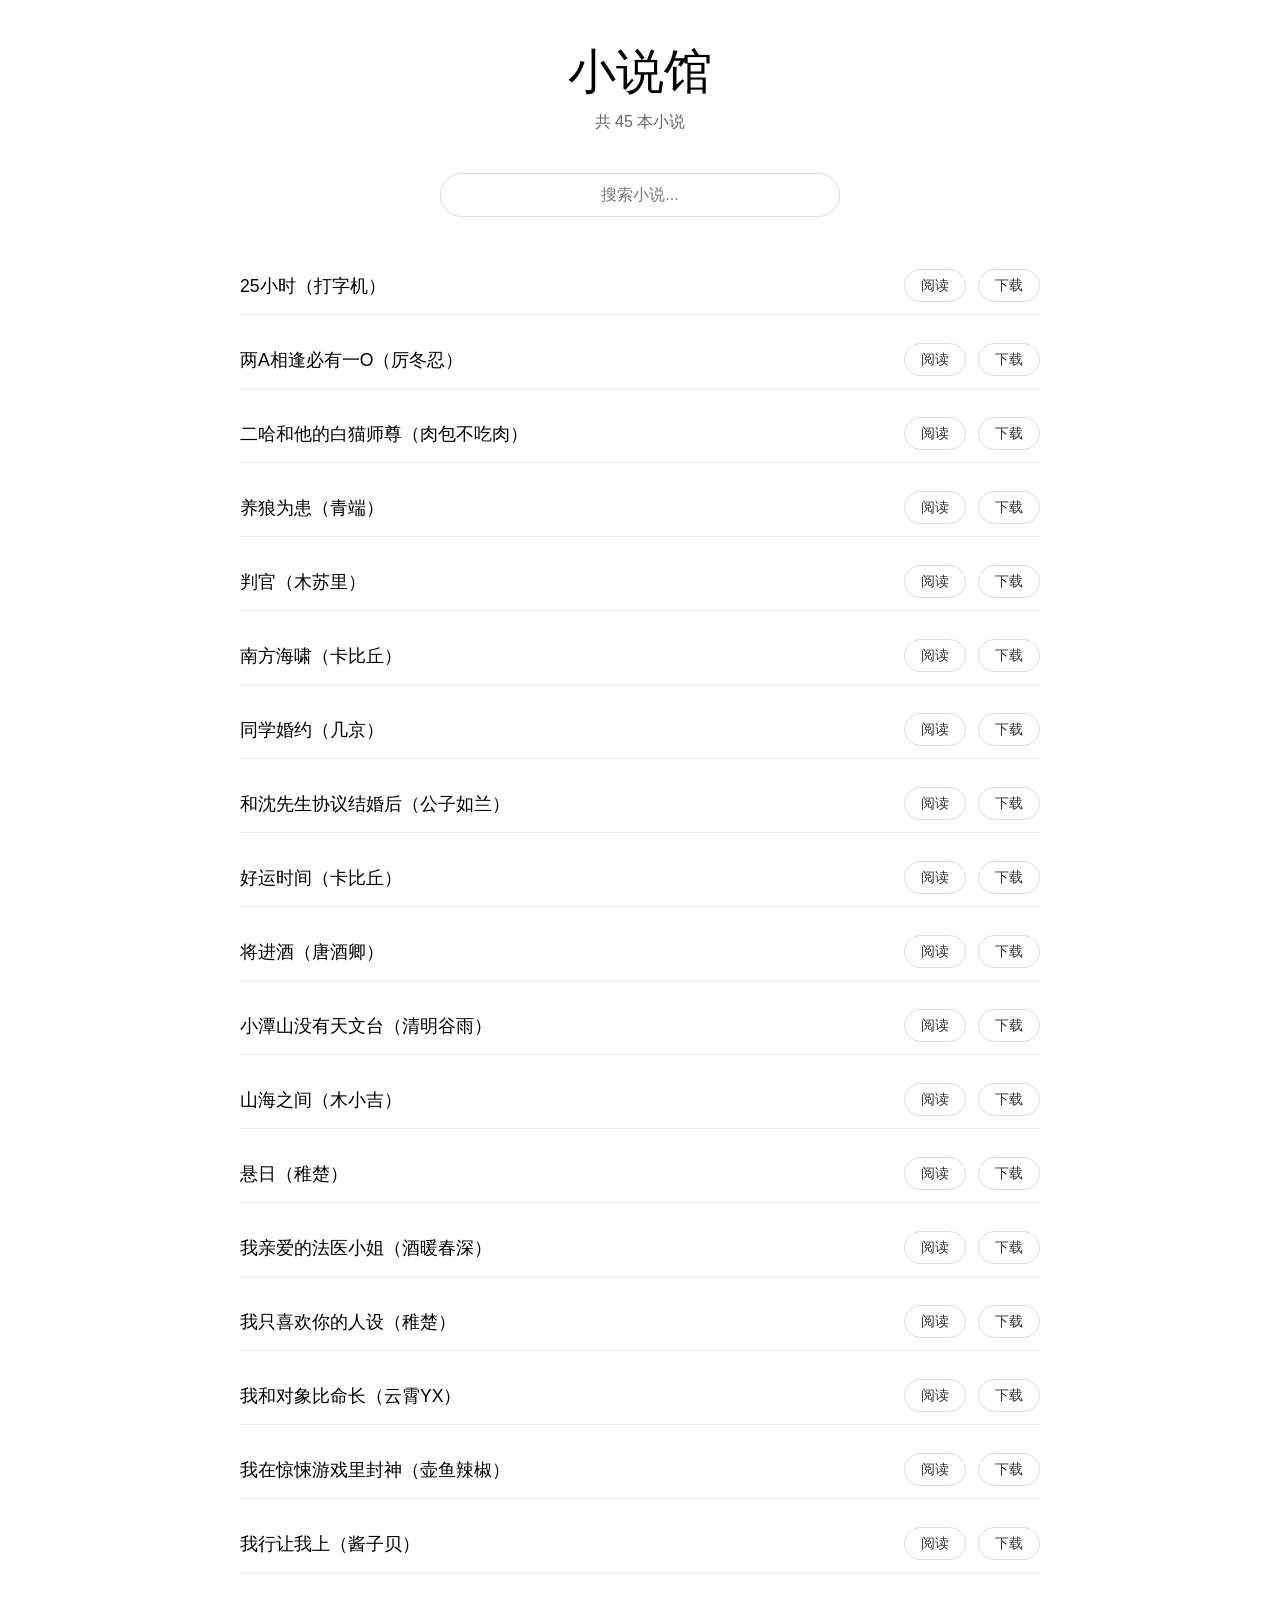
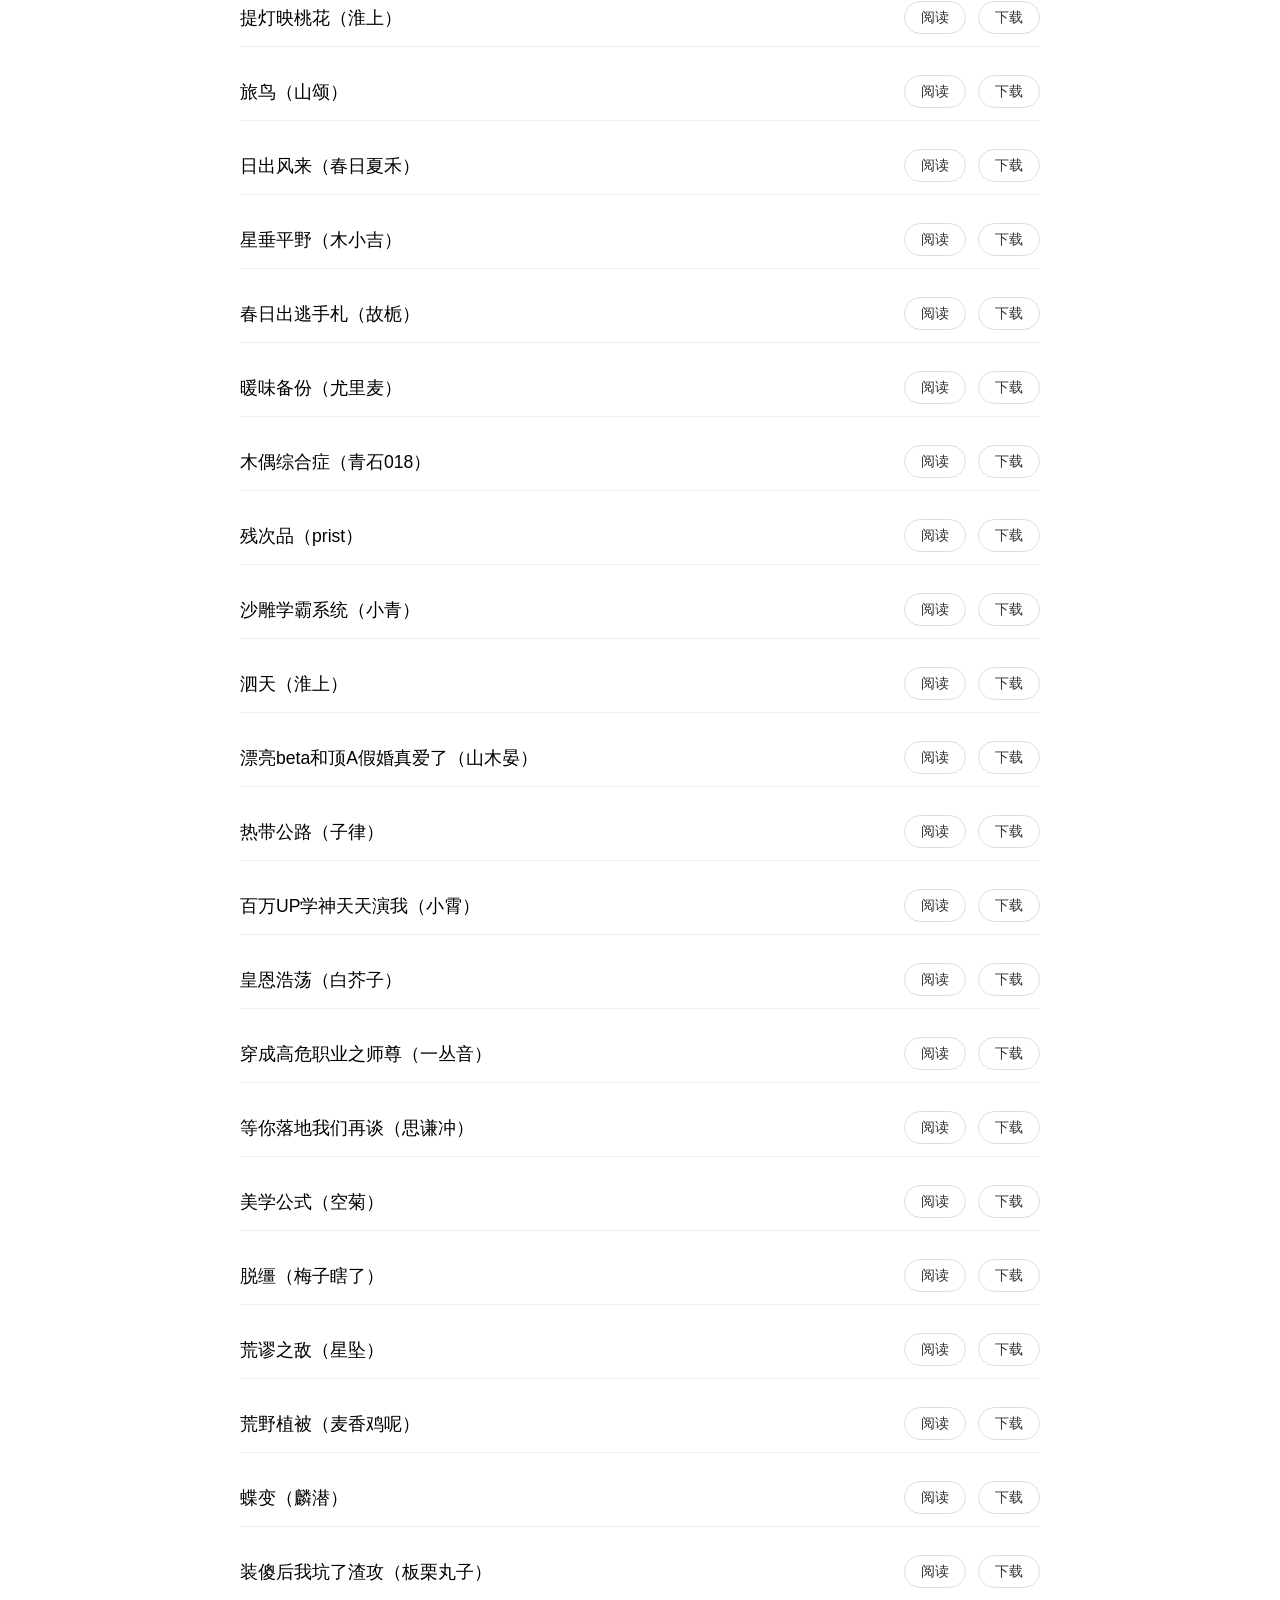
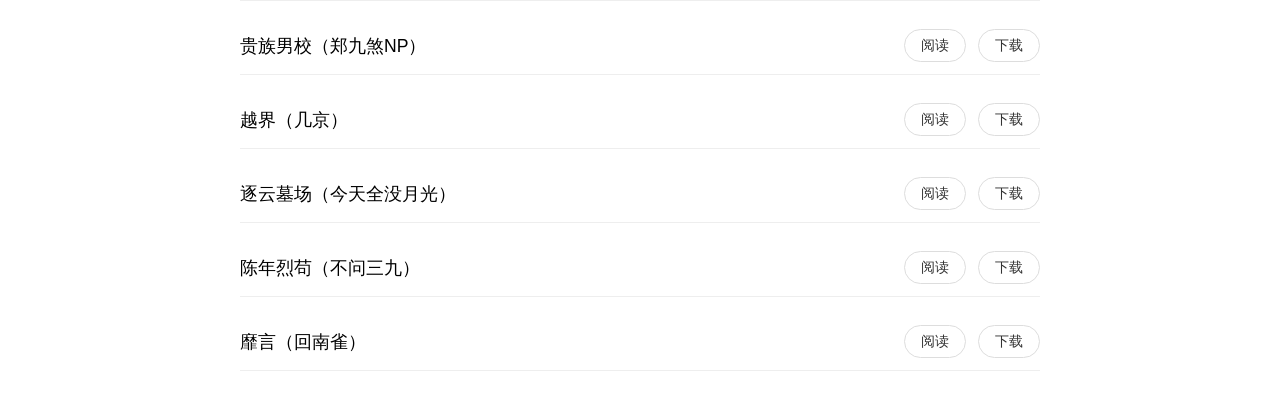
<file: index.html>
<!DOCTYPE html>
<html lang="zh">
<head>
    <meta charset="UTF-8">
    <meta name="viewport" content="width=device-width, initial-scale=1.0">
    <title>小说馆</title>
    <link rel="stylesheet" href="style.css">
</head>
<body>
    <div class="container">
        <header>
            <h1>小说馆</h1>
            <p>共 <span id="bookCount">0</span> 本小说</p>
        </header>
        <div class="search-box">
            <input type="text" id="searchInput" placeholder="搜索小说..." onkeyup="searchBooks()">
        </div>
        <div class="book-list" id="bookList">
            <div class="loading">加载中...</div>
        </div>
    </div>
    <script src="script.js"></script>
</body>
</html>
</file>
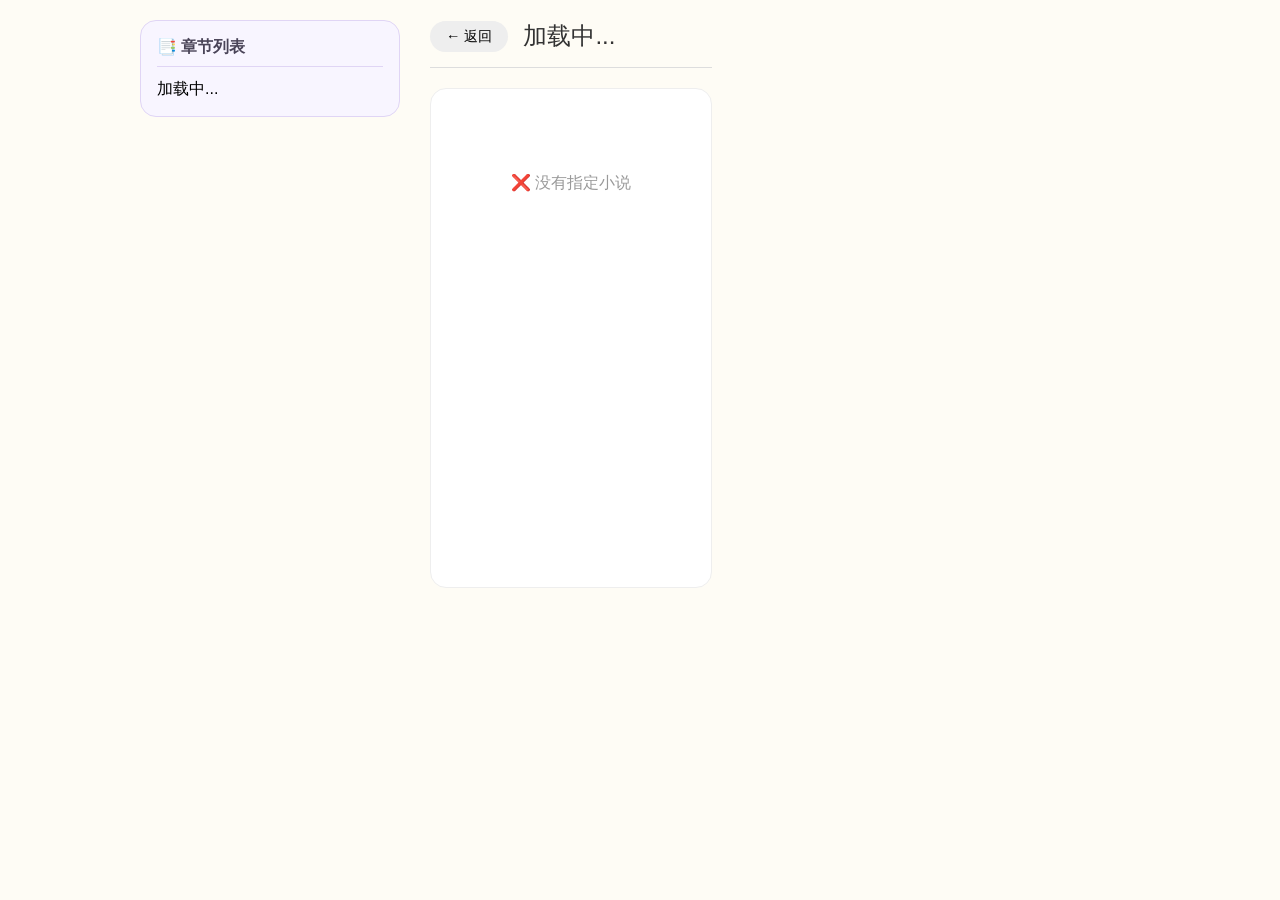
<file: reader.html>
<!DOCTYPE html>
<html lang="zh">
<head>
    <meta charset="UTF-8">
    <meta name="viewport" content="width=device-width, initial-scale=1.0">
    <title>阅读小说</title>
    <style>
        * {
            margin: 0;
            padding: 0;
            box-sizing: border-box;
        }

        body {
            background: #fefcf5;
            padding: 20px;
            font-family: -apple-system, BlinkMacSystemFont, 'Segoe UI', Roboto, sans-serif;
        }

        .reader-container {
            max-width: 1000px;
            margin: 0 auto;
            display: flex;
            gap: 30px;
            align-items: flex-start;
        }

        /* 左侧目录 */
        .chapter-list {
            width: 260px;
            background: #f8f5ff;
            border-radius: 16px;
            padding: 16px;
            border: 1px solid #e0d5f5;
            position: sticky;
            top: 20px;
            max-height: 80vh;
            overflow-y: auto;
        }

        .chapter-list h3 {
            margin: 0 0 12px 0;
            font-size: 1rem;
            color: #4a4458;
            padding-bottom: 8px;
            border-bottom: 1px solid #e0d5f5;
        }

        .chapter-item {
            padding: 8px 12px;
            margin: 4px 0;
            background: white;
            border-radius: 8px;
            cursor: pointer;
            border: 1px solid #e0d5f5;
            font-size: 0.85rem;
            white-space: nowrap;
            overflow: hidden;
            text-overflow: ellipsis;
            transition: all 0.2s;
        }

        .chapter-item:hover {
            background: #e5d9ff;
            border-color: #9b7bff;
        }

        .chapter-item.active {
            background: #9b7bff;
            color: white;
            border-color: #9b7bff;
        }

        /* 右侧正文 */
        .reader-content {
            flex: 1;
            line-height: 1.8;
            font-size: 1rem;
            color: #333;
            white-space: pre-wrap;
            padding: 20px;
            background: white;
            border-radius: 16px;
            border: 1px solid #eee;
            min-height: 500px;
        }

        .reader-header {
            display: flex;
            align-items: center;
            gap: 15px;
            margin-bottom: 20px;
            padding-bottom: 15px;
            border-bottom: 1px solid #ddd;
        }

        .back-btn {
            padding: 6px 16px;
            background: #eee;
            border: none;
            border-radius: 20px;
            cursor: pointer;
            font-size: 0.9rem;
        }

        .reader-title {
            font-size: 1.5rem;
            font-weight: 500;
            color: #333;
        }

        .loading, .error {
            text-align: center;
            padding: 60px;
            color: #999;
        }

        @media (max-width: 700px) {
            body {
                padding: 12px;
            }
            .reader-container {
                flex-direction: column;
                gap: 20px;
            }
            .chapter-list {
                width: 100%;
                position: static;
                max-height: 200px;
            }
            .reader-title {
                font-size: 1.2rem;
            }
        }
    </style>
</head>
<body>
    <div class="reader-container">
        <!-- 左侧目录 -->
        <div class="chapter-list" id="chapterList">
            <h3>📑 章节列表</h3>
            <div id="chapters">加载中...</div>
        </div>

        <!-- 右侧正文 -->
        <div class="reader-content-area">
            <div class="reader-header">
                <button class="back-btn" onclick="goBack()">← 返回</button>
                <h1 class="reader-title" id="bookTitle">加载中...</h1>
            </div>
            <div class="reader-content" id="bookContent">
                <div class="loading">加载中...</div>
            </div>
        </div>
    </div>

    <script>
        let chapters = [];
        let fullContent = '';
        let currentChapterIndex = 0;

        const urlParams = new URLSearchParams(window.location.search);
        const fileName = urlParams.get('file');

        if (fileName) {
            document.getElementById('bookTitle').textContent = fileName.replace('.txt', '');
            loadBookContent(fileName);
        } else {
            document.getElementById('bookContent').innerHTML = '<div class="error">❌ 没有指定小说</div>';
        }

        function loadBookContent(fileName) {
            fetch('novels/小说/' + encodeURIComponent(fileName))
                .then(r => {
                    if (!r.ok) throw new Error('文件不存在');
                    return r.text();
                })
                .then(content => {
                    fullContent = content;
                    parseChapters(content);
                    if (chapters.length > 0) {
                        showChapter(0);
                    } else {
                        document.getElementById('bookContent').innerHTML = content.replace(/\n/g, '<br>');
                        document.getElementById('chapters').innerHTML = '<div style="color:#999">无章节标记</div>';
                    }
                })
                .catch(() => {
                    document.getElementById('bookContent').innerHTML = '<div class="error">❌ 读取失败</div>';
                });
        }

        function parseChapters(content) {
            let lines = content.split('\n');
            chapters = [];
            let chapterPattern = /^第[一二三四五六七八九十\d]+章|^Chapter\s*\d+/i;

            for (let i = 0; i < lines.length; i++) {
                let line = lines[i].trim();
                if (chapterPattern.test(line)) {
                    chapters.push({
                        title: line,
                        startLine: i
                    });
                }
            }

            if (chapters.length === 0) {
                chapters = [{ title: '全文', startLine: 0 }];
            }

            // 渲染目录
            let html = '';
            chapters.forEach((c, i) => {
                html += `<div class="chapter-item" onclick="showChapter(${i})">${c.title}</div>`;
            });
            document.getElementById('chapters').innerHTML = html;
        }

        function showChapter(index) {
            currentChapterIndex = index;
            let start = chapters[index].startLine;
            let end = (index + 1 < chapters.length) ? chapters[index + 1].startLine : fullContent.split('\n').length;
            let lines = fullContent.split('\n').slice(start, end);
            document.getElementById('bookContent').innerHTML = lines.join('\n').replace(/\n/g, '<br>');

            // 高亮当前章节
            document.querySelectorAll('.chapter-item').forEach((el, i) => {
                if (i === index) el.classList.add('active');
                else el.classList.remove('active');
            });
        }

        function goBack() {
            window.location.href = 'index.html';
        }
    </script>
</body>
</html>
</file>
<file: style.css>
* {
    margin: 0;
    padding: 0;
    box-sizing: border-box;
}
body {
    font-family: -apple-system, BlinkMacSystemFont, 'Segoe UI', Roboto, sans-serif;
    background: #ffffff;
    padding: 40px 20px;
}
.container {
    max-width: 800px;
    margin: 0 auto;
}
header {
    text-align: center;
    margin-bottom: 40px;
}
h1 {
    font-size: 3rem;
    font-weight: 400;
    color: #000;
    margin-bottom: 8px;
}
header p {
    color: #666;
    font-size: 1rem;
}
.search-box {
    text-align: center;
    margin-bottom: 40px;
}
#searchInput {
    width: 100%;
    max-width: 400px;
    padding: 12px 20px;
    font-size: 1rem;
    border: 1px solid #ddd;
    border-radius: 30px;
    outline: none;
    text-align: center;
}
#searchInput:focus {
    border-color: #999;
}
.book-list {
    display: flex;
    flex-direction: column;
    gap: 16px;
}
.book-item {
    padding: 12px 0;
    display: flex;
    align-items: center;
    justify-content: space-between;
    border-bottom: 1px solid #eee;
}
.book-info {
    flex: 1;
    display: flex;
    align-items: center;
    gap: 12px;
}
.book-name {
    font-size: 1.1rem;
    color: #000;
}
.book-meta {
    font-size: 0.85rem;
    color: #999;
}
.book-actions {
    display: flex;
    gap: 12px;
}
.action-btn {
    padding: 6px 16px;
    border: 1px solid #ddd;
    border-radius: 20px;
    font-size: 0.9rem;
    cursor: pointer;
    background: #fff;
    color: #333;
}
.action-btn:hover {
    background: #f5f5f5;
}
.loading, .no-results {
    text-align: center;
    padding: 60px;
    color: #999;
}
@media (max-width: 600px) {
    h1 { font-size: 2.5rem; }
    .book-item {
        flex-direction: column;
        align-items: flex-start;
        gap: 12px;
    }
    .book-actions {
        align-self: flex-end;
    }
}
</file>
